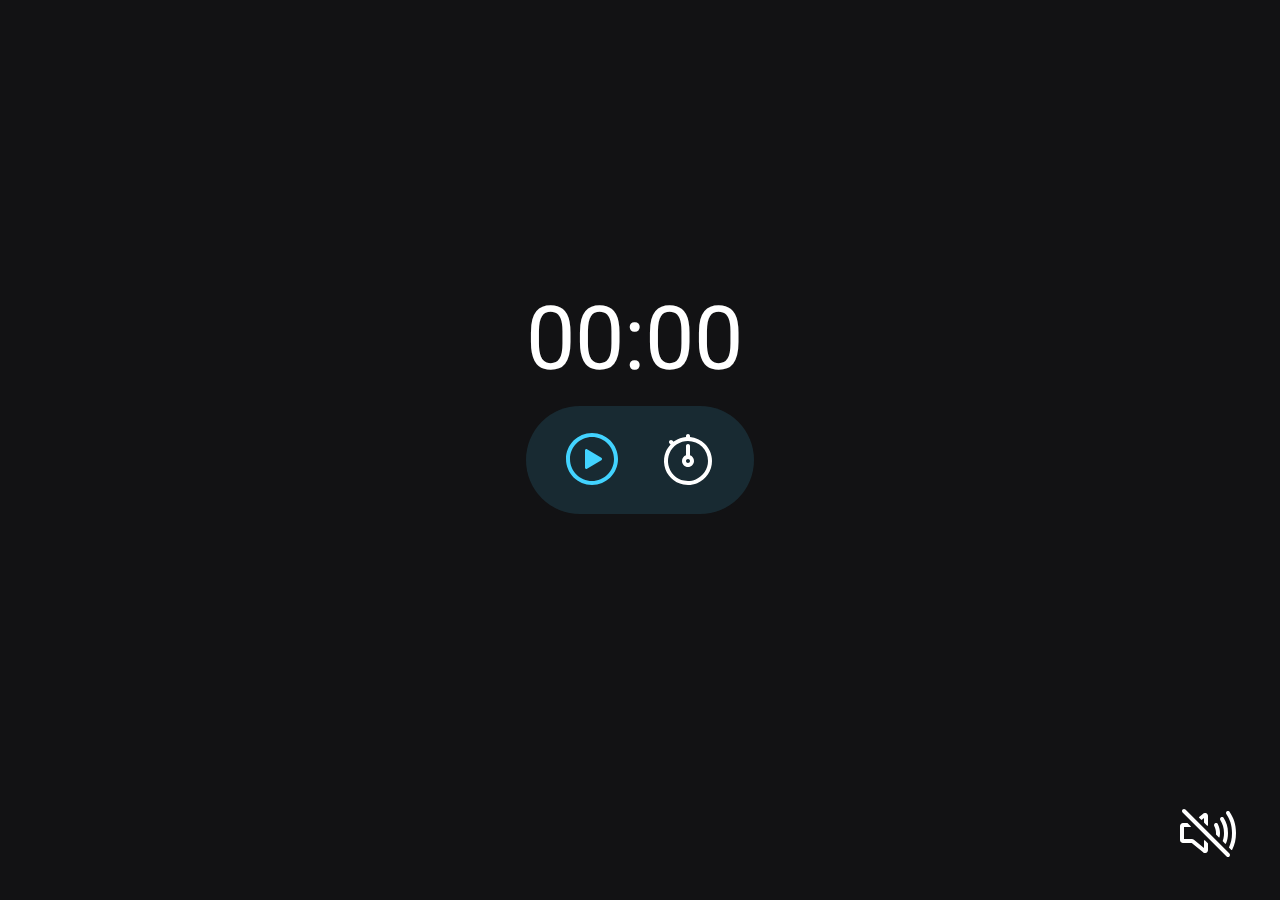
<file: FocusTimer/index.html>
<!DOCTYPE html>
<html lang="pt-br">

<head>
    <link rel="preconnect" href="https://fonts.googleapis.com">
    <link rel="preconnect" href="https://fonts.gstatic.com" crossorigin>
    <meta charset="UTF-8">
    <meta name="viewport" content="width=device-width, initial-scale=1.0">
    <meta name="description" content="Temporizador estilo pomodoro">
    <title>FocusTimer - Pomodoro</title>

    <link href="https://fonts.googleapis.com/css2?family=Roboto:wght@700&display=swap" rel="stylesheet">
    <link rel="stylesheet" href="style.css">
</head>

<body>
    <main>
        <div id="timer">
            <span class="minutes">00</span>
            <span>:</span>
            <span class="seconds">00</span>
        </div>
        <div id="controls">
            <button class="play">
                <svg width="64" height="64" viewBox="0 0 64 64" fill="none" xmlns="http://www.w3.org/2000/svg">
                    <path fill-rule="evenodd" clip-rule="evenodd"
                        d="M6 32C6 17.6454 17.6454 6 32 6C46.3546 6 58 17.6454 58 32C58 46.3546 46.3546 58 32 58C17.6454 58 6 46.3546 6 32ZM32 10C19.8546 10 10 19.8546 10 32C10 44.1454 19.8546 54 32 54C44.1454 54 54 44.1454 54 32C54 19.8546 44.1454 10 32 10Z"
                        fill="#42D3FF" />
                    <path
                        d="M27.04 41.805L41.3462 33.1625C41.5457 33.041 41.7105 32.8703 41.8248 32.6667C41.9392 32.4631 41.9993 32.2335 41.9993 32C41.9993 31.7665 41.9392 31.5369 41.8248 31.3333C41.7105 31.1297 41.5457 30.959 41.3462 30.8375L27.04 22.195C26.8349 22.0721 26.6009 22.0061 26.3619 22.0035C26.1228 22.001 25.8874 22.062 25.6798 22.1805C25.4721 22.2989 25.2998 22.4705 25.1803 22.6775C25.0608 22.8846 24.9986 23.1197 25 23.3587V40.6413C24.9986 40.8803 25.0608 41.1154 25.1803 41.3225C25.2998 41.5295 25.4721 41.7011 25.6798 41.8195C25.8874 41.938 26.1228 41.999 26.3619 41.9965C26.6009 41.9939 26.8349 41.9279 27.04 41.805Z"
                        fill="#42D3FF" />
                </svg>

            </button>
            <button class="pause hide">
                <svg width="64" height="64" viewBox="0 0 64 64" fill="none" xmlns="http://www.w3.org/2000/svg">
                    <path fill-rule="evenodd" clip-rule="evenodd"
                        d="M6 32C6 17.6454 17.6454 6 32 6C46.3546 6 58 17.6454 58 32C58 46.3546 46.3546 58 32 58C17.6454 58 6 46.3546 6 32ZM32 10C19.8546 10 10 19.8546 10 32C10 44.1454 19.8546 54 32 54C44.1454 54 54 44.1454 54 32C54 19.8546 44.1454 10 32 10Z"
                        fill="#42D3FF" />
                    <path fill-rule="evenodd" clip-rule="evenodd"
                        d="M26 22C27.1046 22 28 22.8954 28 24V40C28 41.1046 27.1046 42 26 42C24.8954 42 24 41.1046 24 40V24C24 22.8954 24.8954 22 26 22Z"
                        fill="#42D3FF" />
                    <path fill-rule="evenodd" clip-rule="evenodd"
                        d="M38 22C39.1046 22 40 22.8954 40 24V40C40 41.1046 39.1046 42 38 42C36.8954 42 36 41.1046 36 40V24C36 22.8954 36.8954 22 38 22Z"
                        fill="#42D3FF" />
                </svg>

            </button>
            <button class="stop hide">
                <svg width="64" height="64" viewBox="0 0 64 64" fill="none" xmlns="http://www.w3.org/2000/svg">
                    <path fill-rule="evenodd" clip-rule="evenodd"
                        d="M6 32C6 17.6454 17.6454 6 32 6C46.3546 6 58 17.6454 58 32C58 46.3546 46.3546 58 32 58C17.6454 58 6 46.3546 6 32ZM32 10C19.8546 10 10 19.8546 10 32C10 44.1454 19.8546 54 32 54C44.1454 54 54 44.1454 54 32C54 19.8546 44.1454 10 32 10Z"
                        fill="white" />
                    <path
                        d="M38.8 42H25.2C24.3515 41.9993 23.538 41.662 22.938 41.062C22.338 40.462 22.0007 39.6485 22 38.8V25.2C22.0007 24.3515 22.338 23.538 22.938 22.938C23.538 22.338 24.3515 22.0007 25.2 22H38.8C39.6485 22.0007 40.462 22.338 41.062 22.938C41.662 23.538 41.9993 24.3515 42 25.2V38.8C41.9993 39.6485 41.662 40.462 41.062 41.062C40.462 41.662 39.6485 41.9993 38.8 42Z"
                        fill="white" />
                </svg>

            </button>
            <button class="set">
                <svg width="64" height="64" viewBox="0 0 64 64" fill="none" xmlns="http://www.w3.org/2000/svg">
                    <path fill-rule="evenodd" clip-rule="evenodd"
                        d="M32 7C33.1046 7 34 7.89543 34 9V10.0834C39.6327 10.5542 44.9435 13.0024 48.9706 17.0294C53.4715 21.5303 56 27.6348 56 34C56 38.7468 54.5924 43.3869 51.9553 47.3337C49.3181 51.2805 45.5698 54.3566 41.1844 56.1731C36.799 57.9896 31.9734 58.4649 27.3179 57.5389C22.6623 56.6128 18.3859 54.327 15.0295 50.9706C11.673 47.6141 9.38722 43.3377 8.46117 38.6822C7.53513 34.0266 8.01041 29.201 9.82691 24.8156C10.9634 22.0719 12.5929 19.5776 14.6203 17.4487L13.5858 16.4142C12.8048 15.6332 12.8048 14.3668 13.5858 13.5858C14.3669 12.8047 15.6332 12.8047 16.4142 13.5858L17.6163 14.7878C17.959 14.5313 18.3091 14.2834 18.6663 14.0447C22.0566 11.7794 25.9584 10.4214 30 10.0835V9C30 7.89543 30.8954 7 32 7ZM32 14C28.0444 14 24.1776 15.173 20.8886 17.3706C17.5996 19.5682 15.0362 22.6918 13.5224 26.3463C12.0087 30.0009 11.6126 34.0222 12.3843 37.9018C13.156 41.7814 15.0608 45.3451 17.8579 48.1421C20.6549 50.9392 24.2186 52.844 28.0982 53.6157C31.9778 54.3874 35.9992 53.9913 39.6537 52.4776C43.3082 50.9638 46.4318 48.4004 48.6294 45.1114C50.827 41.8224 52 37.9556 52 34C52 28.6957 49.8929 23.6086 46.1422 19.8579C42.3914 16.1071 37.3043 14 32 14ZM32 17C33.1046 17 34 17.8954 34 19V28.3414C36.3304 29.1651 38 31.3876 38 34C38 37.3137 35.3137 40 32 40C28.6863 40 26 37.3137 26 34C26 31.3876 27.6696 29.1651 30 28.3414V19C30 17.8954 30.8954 17 32 17ZM32 32C30.8954 32 30 32.8954 30 34C30 35.1046 30.8954 36 32 36C33.1046 36 34 35.1046 34 34C34 32.8954 33.1046 32 32 32Z"
                        fill="white" />
                </svg>

            </button>
        </div>
    </main>
    <footer>
        <button class="sound-on hide">
            <svg width="64" height="64" viewBox="0 0 64 64" fill="none" xmlns="http://www.w3.org/2000/svg">
                <path fill-rule="evenodd" clip-rule="evenodd"
                    d="M32.7502 12.0104C33.3025 11.9643 33.8569 12.072 34.3517 12.3218C34.8466 12.5715 35.2625 12.9535 35.5535 13.4253C35.8444 13.8971 35.999 14.4402 36 14.9945L36 14.9982V48.9982L36 49.0018C35.999 49.5561 35.8444 50.0993 35.5535 50.5711C35.2625 51.0429 34.8465 51.4248 34.3517 51.6746C33.8569 51.9243 33.3025 52.0321 32.7502 51.9859C32.1978 51.9398 31.669 51.7415 31.2225 51.4131C31.1946 51.3926 31.1673 51.3713 31.1405 51.3494L19.7189 41.9981C19.7172 41.9981 19.7154 41.9982 19.7137 41.9982C19.7112 41.9982 19.7087 41.9982 19.7063 41.9982H11C10.2044 41.9982 9.44129 41.6821 8.87868 41.1195C8.31607 40.5569 8 39.7938 8 38.9982V24.9982C8 24.2025 8.31607 23.4395 8.87868 22.8769C9.44129 22.3142 10.2044 21.9982 11 21.9982H19.719L31.1405 12.6469C31.1673 12.625 31.1946 12.6038 31.2225 12.5833C31.669 12.2549 32.1978 12.0566 32.7502 12.0104ZM32 17.1129L22.2504 25.0952C21.548 25.6829 20.66 26.0029 19.744 25.9982H12V37.9982H19.6996C20.6203 37.993 21.5147 38.3063 22.2309 38.8852C22.2342 38.8878 22.2375 38.8905 22.2407 38.8932L32 46.8835V17.1129Z"
                    fill="#42D3FF" />
                <path fill-rule="evenodd" clip-rule="evenodd"
                    d="M43.0911 22.2185C44.075 21.7165 45.2795 22.1071 45.7815 23.0911C47.1523 25.7777 48 28.6985 48 32C48 35.2688 47.1159 38.2499 45.7876 40.897C45.2922 41.8842 44.0902 42.283 43.103 41.7876C42.1158 41.2922 41.717 40.0902 42.2124 39.103C43.3191 36.8976 44 34.5287 44 32C44 29.424 43.3477 27.1223 42.2185 24.9089C41.7165 23.925 42.1072 22.7205 43.0911 22.2185Z"
                    fill="#42D3FF" />
                <path fill-rule="evenodd" clip-rule="evenodd"
                    d="M48.9926 16.2723C49.9468 15.7159 51.1714 16.0384 51.7277 16.9926C54.3508 21.4912 56 25.5505 56 32C56 38.4594 54.279 42.5547 51.7354 46.9943C51.1862 47.9527 49.9642 48.2845 49.0057 47.7354C48.0473 47.1862 47.7155 45.9641 48.2646 45.0057C50.591 40.9453 52 37.5406 52 32C52 26.4495 50.6492 23.0838 48.2723 19.0074C47.7159 18.0532 48.0384 16.8286 48.9926 16.2723Z"
                    fill="#42D3FF" />
            </svg>
        </button>
        <button class="sound-off">
            <svg width="64" height="64" viewBox="0 0 64 64" fill="none" xmlns="http://www.w3.org/2000/svg">
                <path fill-rule="evenodd" clip-rule="evenodd"
                    d="M6.58579 8.58579C7.36683 7.80474 8.63317 7.80474 9.41421 8.58579L53.4142 52.5858C54.1953 53.3668 54.1953 54.6332 53.4142 55.4142C52.6332 56.1953 51.3668 56.1953 50.5858 55.4142L6.58579 11.4142C5.80474 10.6332 5.80474 9.36683 6.58579 8.58579Z"
                    fill="white" />
                <path
                    d="M28 17.115V21.34C28.0002 21.4722 28.0528 21.599 28.1462 21.6925L31.1462 24.6925C31.2161 24.7624 31.3051 24.8101 31.402 24.8295C31.499 24.8488 31.5995 24.839 31.6908 24.8013C31.7822 24.7636 31.8603 24.6996 31.9153 24.6175C31.9704 24.5354 31.9998 24.4388 32 24.34V15.0713C32.0056 14.5179 31.8613 13.9734 31.5825 13.4954C31.3036 13.0174 30.9007 12.6238 30.4163 12.3562C29.917 12.0875 29.3517 11.9664 28.7862 12.0069C28.2207 12.0474 27.6783 12.2479 27.2225 12.585C27.1939 12.6048 27.1664 12.6261 27.14 12.6488L23.1475 15.9175C23.0936 15.9618 23.0495 16.0169 23.0181 16.0792C22.9868 16.1415 22.9688 16.2098 22.9654 16.2795C22.962 16.3492 22.9732 16.4188 22.9983 16.4839C23.0234 16.549 23.0619 16.6082 23.1112 16.6575L25.2425 18.79C25.3304 18.8778 25.4478 18.9298 25.5718 18.9358C25.6959 18.9418 25.8178 18.9014 25.9137 18.8225L28 17.115Z"
                    fill="white" />
                <path
                    d="M28 46.885L18.2412 38.895C17.5248 38.3131 16.6292 37.9969 15.7063 38H8V26H14.34C14.4388 25.9998 14.5354 25.9704 14.6175 25.9153C14.6996 25.8603 14.7636 25.7822 14.8013 25.6908C14.839 25.5995 14.8488 25.499 14.8295 25.402C14.8101 25.3051 14.7624 25.2161 14.6925 25.1462L11.6925 22.1462C11.599 22.0528 11.4722 22.0002 11.34 22H7C6.20435 22 5.44129 22.3161 4.87868 22.8787C4.31607 23.4413 4 24.2043 4 25V39C4 39.7956 4.31607 40.5587 4.87868 41.1213C5.44129 41.6839 6.20435 42 7 42H15.72L27.14 51.35C27.1664 51.3726 27.1939 51.3939 27.2225 51.4137C27.684 51.7554 28.2341 51.957 28.8071 51.9944C29.38 52.0319 29.9517 51.9036 30.4538 51.625C30.9283 51.3547 31.322 50.9624 31.5939 50.4888C31.8658 50.0151 32.006 49.4774 32 48.9313V42.66C31.9998 42.5278 31.9472 42.401 31.8538 42.3075L28.8538 39.3075C28.7839 39.2376 28.6949 39.1899 28.598 39.1705C28.501 39.1512 28.4005 39.161 28.3092 39.1987C28.2178 39.2364 28.1397 39.3004 28.0847 39.3825C28.0296 39.4646 28.0002 39.5612 28 39.66V46.885Z"
                    fill="white" />
                <path
                    d="M44 32C44 28.93 43.2738 26.015 41.7812 23.0912C41.5346 22.6288 41.1163 22.2816 40.6163 22.1244C40.1162 21.9673 39.5745 22.0126 39.1076 22.2508C38.6407 22.489 38.286 22.901 38.1198 23.3981C37.9535 23.8951 37.9891 24.4376 38.2188 24.9088C39.4175 27.2575 40 29.5775 40 32C40 32.3333 39.9871 32.6721 39.9613 33.0163C39.9506 33.1597 39.9709 33.3037 40.021 33.4385C40.071 33.5733 40.1496 33.6958 40.2513 33.7975L42.7088 36.2562C42.7724 36.3202 42.8521 36.3657 42.9395 36.388C43.0269 36.4103 43.1187 36.4086 43.2052 36.383C43.2917 36.3573 43.3696 36.3088 43.4308 36.2425C43.4919 36.1762 43.534 36.0945 43.5525 36.0062C43.8483 34.6913 43.9983 33.3478 44 32Z"
                    fill="white" />
                <path
                    d="M52 32C52 25.6012 50.365 21.5137 47.7275 16.9925C47.4566 16.5417 47.0191 16.2158 46.5097 16.0852C46.0003 15.9547 45.4599 16.0301 45.0056 16.295C44.5513 16.5599 44.2197 16.9931 44.0825 17.5008C43.9453 18.0085 44.0135 18.5498 44.2725 19.0075C46.6338 23.055 48 26.4788 48 32C48 34.9787 47.5887 37.36 46.8288 39.5812C46.7677 39.7583 46.7575 39.949 46.7995 40.1315C46.8415 40.3141 46.9339 40.4812 47.0662 40.6138L49.1625 42.7088C49.2204 42.7669 49.2917 42.8099 49.3702 42.8339C49.4486 42.858 49.5318 42.8623 49.6123 42.8466C49.6929 42.831 49.7683 42.7957 49.832 42.744C49.8957 42.6922 49.9456 42.6256 49.9775 42.55C51.2612 39.485 52 36.2388 52 32Z"
                    fill="white" />
                <path
                    d="M60 32C60 22.7175 57.4762 16.8612 53.6862 10.9238C53.4008 10.4762 52.9493 10.1604 52.431 10.0457C51.9127 9.9311 51.3701 10.0271 50.9225 10.3125C50.4749 10.5979 50.1591 11.0495 50.0445 11.5678C49.9299 12.0861 50.0258 12.6287 50.3112 13.0763C53.7275 18.4225 56 23.6875 56 32C56 37.9312 54.8875 42.265 53.0513 46.125C53.0066 46.2181 52.9919 46.3228 53.0091 46.4247C53.0263 46.5265 53.0747 46.6205 53.1475 46.6937L55.375 48.9238C55.4307 48.9798 55.4989 49.0219 55.5739 49.0465C55.649 49.0711 55.7288 49.0776 55.8069 49.0654C55.8849 49.0532 55.959 49.0226 56.023 48.9763C56.087 48.93 56.1391 48.8691 56.175 48.7988C58.86 43.5275 60 38.375 60 32Z"
                    fill="white" />
            </svg>
        </button>
    </footer>

    <script src="js/index.js" type="module"> </script>
</body>

</html>
</file>
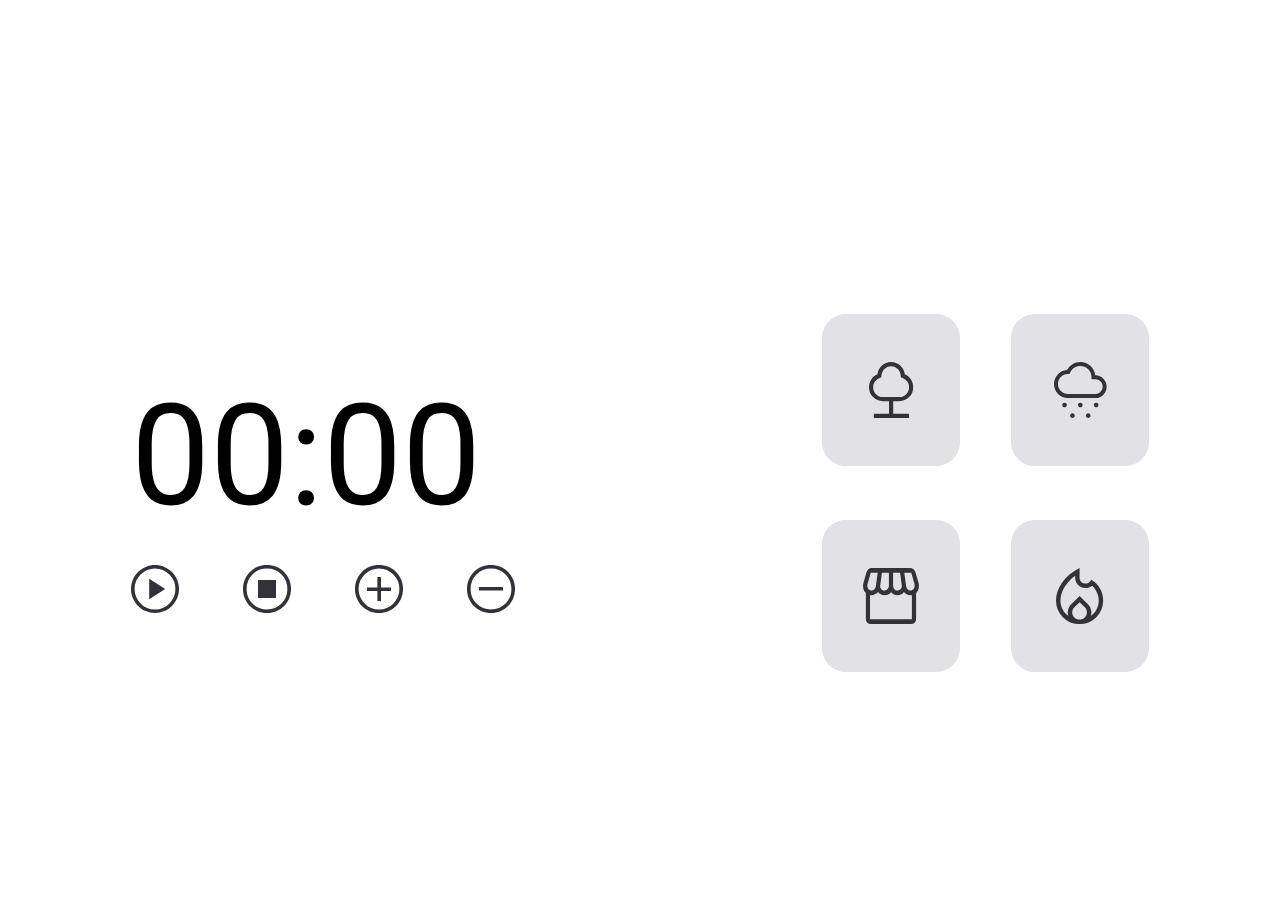
<file: FocusTimer2/index.html>
<!DOCTYPE html>
<html lang="pt-br">

<head>
  <link rel="preconnect" href="https://fonts.googleapis.com">
  <link rel="preconnect" href="https://fonts.gstatic.com" crossorigin>
  <meta charset="UTF-8">
  <meta name="viewport" content="width=device-width, initial-scale=1.0">
  <title>Focus Timer 2</title>
  <link href="https://fonts.googleapis.com/css2?family=Roboto:wght@700&display=swap" rel="stylesheet">
  <link rel="stylesheet" href="style.css">
</head>

<body>
  <main>
    <div class="timer">
      <span class="minutes">00</span>
      <span>:</span>
      <span class="seconds">00</span>
    </div>
    <div id="controls">
      <button class="play">
        <svg width="48" height="48" viewBox="0 0 48 48" fill="none" xmlns="http://www.w3.org/2000/svg">
          <path
            d="M18.18 34.2L34.2 24L18.18 13.8V34.2ZM24 48C20.72 48 17.62 47.37 14.7 46.11C11.78 44.85 9.23 43.13 7.05 40.95C4.87 38.77 3.15 36.22 1.89 33.3C0.63 30.38 0 27.28 0 24C0 20.72 0.63 17.62 1.89 14.7C3.15 11.78 4.87 9.23 7.05 7.05C9.23 4.87 11.78 3.15 14.7 1.89C17.62 0.63 20.72 0 24 0C27.28 0 30.38 0.63 33.3 1.89C36.22 3.15 38.77 4.87 40.95 7.05C43.13 9.23 44.85 11.78 46.11 14.7C47.37 17.62 48 20.72 48 24C48 27.28 47.37 30.38 46.11 33.3C44.85 36.22 43.13 38.77 40.95 40.95C38.77 43.13 36.22 44.85 33.3 46.11C30.38 47.37 27.28 48 24 48ZM24 44.4C29.6 44.4 34.4 42.4 38.4 38.4C42.4 34.4 44.4 29.6 44.4 24C44.4 18.4 42.4 13.6 38.4 9.6C34.4 5.6 29.6 3.6 24 3.6C18.4 3.6 13.6 5.6 9.6 9.6C5.6 13.6 3.6 18.4 3.6 24C3.6 29.6 5.6 34.4 9.6 38.4C13.6 42.4 18.4 44.4 24 44.4Z"
            fill="#323238" />
        </svg>

      </button>
      <button class="stop">
        <svg width="48" height="48" viewBox="0 0 48 48" fill="none" xmlns="http://www.w3.org/2000/svg">
          <path
            d="M24 48C20.6 48 17.44 47.39 14.52 46.17C11.6 44.95 9.06 43.26 6.9 41.1C4.74 38.94 3.05 36.4 1.83 33.48C0.61 30.56 0 27.4 0 24C0 20.64 0.61 17.5 1.83 14.58C3.05 11.66 4.74 9.12 6.9 6.96C9.06 4.8 11.6 3.1 14.52 1.86C17.44 0.62 20.6 0 24 0C27.36 0 30.5 0.62 33.42 1.86C36.34 3.1 38.88 4.8 41.04 6.96C43.2 9.12 44.9 11.66 46.14 14.58C47.38 17.5 48 20.64 48 24C48 27.4 47.38 30.56 46.14 33.48C44.9 36.4 43.2 38.94 41.04 41.1C38.88 43.26 36.34 44.95 33.42 46.17C30.5 47.39 27.36 48 24 48ZM24 44.4C29.8 44.4 34.65 42.45 38.55 38.55C42.45 34.65 44.4 29.8 44.4 24C44.4 18.2 42.45 13.35 38.55 9.45C34.65 5.55 29.8 3.6 24 3.6C18.2 3.6 13.35 5.55 9.45 9.45C5.55 13.35 3.6 18.2 3.6 24C3.6 29.8 5.55 34.65 9.45 38.55C13.35 42.45 18.2 44.4 24 44.4ZM15 33H33V15H15V33Z"
            fill="#323238" />
        </svg>

      </button>

      <button class="plus">
        <svg width="48" height="48" viewBox="0 0 48 48" fill="none" xmlns="http://www.w3.org/2000/svg">
          <path d="M22.38 36H25.98V26.04H36V22.44H25.98V12H22.38V22.44H12V26.04H22.38V36ZM24 48C20.6 48 17.44 47.39 14.52 46.17C11.6 44.95 9.06 43.26 6.9 41.1C4.74 38.94 3.05 36.4 1.83 33.48C0.61 30.56 0 27.4 0 24C0 20.64 0.61 17.5 1.83 14.58C3.05 11.66 4.74 9.12 6.9 6.96C9.06 4.8 11.6 3.1 14.52 1.86C17.44 0.62 20.6 0 24 0C27.36 0 30.5 0.62 33.42 1.86C36.34 3.1 38.88 4.8 41.04 6.96C43.2 9.12 44.9 11.66 46.14 14.58C47.38 17.5 48 20.64 48 24C48 27.4 47.38 30.56 46.14 33.48C44.9 36.4 43.2 38.94 41.04 41.1C38.88 43.26 36.34 44.95 33.42 46.17C30.5 47.39 27.36 48 24 48ZM24 44.4C29.6 44.4 34.4 42.4 38.4 38.4C42.4 34.4 44.4 29.6 44.4 24C44.4 18.4 42.4 13.6 38.4 9.6C34.4 5.6 29.6 3.6 24 3.6C18.4 3.6 13.6 5.6 9.6 9.6C5.6 13.6 3.6 18.4 3.6 24C3.6 29.6 5.6 34.4 9.6 38.4C13.6 42.4 18.4 44.4 24 44.4Z" fill="#323238"/>
          </svg>
          
      </button>

      <button class="less">
        <svg width="48" height="48" viewBox="0 0 48 48" fill="none" xmlns="http://www.w3.org/2000/svg">
          <path d="M12 25.62H36V22.02H12V25.62ZM24 48C20.6 48 17.44 47.39 14.52 46.17C11.6 44.95 9.06 43.26 6.9 41.1C4.74 38.94 3.05 36.4 1.83 33.48C0.61 30.56 0 27.4 0 24C0 20.64 0.61 17.5 1.83 14.58C3.05 11.66 4.74 9.12 6.9 6.96C9.06 4.8 11.6 3.1 14.52 1.86C17.44 0.62 20.6 0 24 0C27.36 0 30.5 0.62 33.42 1.86C36.34 3.1 38.88 4.8 41.04 6.96C43.2 9.12 44.9 11.66 46.14 14.58C47.38 17.5 48 20.64 48 24C48 27.4 47.38 30.56 46.14 33.48C44.9 36.4 43.2 38.94 41.04 41.1C38.88 43.26 36.34 44.95 33.42 46.17C30.5 47.39 27.36 48 24 48ZM24 44.4C29.8 44.4 34.65 42.45 38.55 38.55C42.45 34.65 44.4 29.8 44.4 24C44.4 18.2 42.45 13.35 38.55 9.45C34.65 5.55 29.8 3.6 24 3.6C18.2 3.6 13.35 5.55 9.45 9.45C5.55 13.35 3.6 18.2 3.6 24C3.6 29.8 5.55 34.65 9.45 38.55C13.35 42.45 18.2 44.4 24 44.4Z" fill="#323238"/>
          </svg>
          
      </button>
    </div>
  </main>
  <div class="cards">
    <button class="forrest">
      <svg width="138" height="152" viewBox="0 0 138 152" fill="none" xmlns="http://www.w3.org/2000/svg">
        <path d="M0 24C0 10.7452 10.7452 0 24 0H114C127.255 0 138 10.7452 138 24V128C138 141.255 127.255 152 114 152H24C10.7452 152 0 141.255 0 128V24Z" fill="#E1E1E6"/>
        <path d="M51.8355 104V99.8H67.0329V87.2H60.8158C56.9934 87.2 53.7352 85.835 51.0411 83.105C48.347 80.375 47 77.0733 47 73.2C47 70.4 47.7599 67.8217 49.2796 65.465C50.7993 63.1083 52.8487 61.3933 55.4276 60.32C55.8421 56.82 57.3503 53.8917 59.9523 51.535C62.5543 49.1783 65.6053 48 69.1053 48C72.6053 48 75.6562 49.1783 78.2582 51.535C80.8602 53.8917 82.3684 56.82 82.7829 60.32C85.3618 61.3933 87.4112 63.1083 88.9309 65.465C90.4507 67.8217 91.2105 70.4 91.2105 73.2C91.2105 77.0733 89.8635 80.375 87.1694 83.105C84.4753 85.835 81.2171 87.2 77.3947 87.2H71.1776V99.8H87.0658V104H51.8355ZM60.8158 83H77.3947C80.0658 83 82.3454 82.0433 84.2336 80.13C86.1217 78.2167 87.0658 75.9067 87.0658 73.2C87.0658 71.24 86.5132 69.455 85.4079 67.845C84.3026 66.235 82.875 65.0333 81.125 64.24L78.9145 63.26L78.6382 60.81C78.3158 58.3367 77.2566 56.2833 75.4605 54.65C73.6645 53.0167 71.5461 52.2 69.1053 52.2C66.6645 52.2 64.5461 53.0167 62.75 54.65C60.9539 56.2833 59.8947 58.3367 59.5724 60.81L59.2961 63.26L57.0855 64.24C55.3355 65.0333 53.9079 66.235 52.8026 67.845C51.6974 69.455 51.1447 71.24 51.1447 73.2C51.1447 75.9067 52.0888 78.2167 53.977 80.13C55.8651 82.0433 58.1447 83 60.8158 83Z" fill="#323238"/>
        </svg>
        
    </button>

    <button class="rain">
      <svg width="138" height="152" viewBox="0 0 138 152" fill="none" xmlns="http://www.w3.org/2000/svg">
        <path d="M0 24C0 10.7452 10.7452 0 24 0H114C127.255 0 138 10.7452 138 24V128C138 141.255 127.255 152 114 152H24C10.7452 152 0 141.255 0 128V24Z" fill="#E1E1E6"/>
        <path d="M53.5263 93.3333C52.9123 93.3333 52.375 93.1 51.9145 92.6333C51.4539 92.1667 51.2237 91.6222 51.2237 91C51.2237 90.3778 51.4539 89.8333 51.9145 89.3667C52.375 88.9 52.9123 88.6667 53.5263 88.6667C54.1404 88.6667 54.6776 88.9 55.1382 89.3667C55.5987 89.8333 55.8289 90.3778 55.8289 91C55.8289 91.6222 55.5987 92.1667 55.1382 92.6333C54.6776 93.1 54.1404 93.3333 53.5263 93.3333ZM85.1053 93.3333C84.4912 93.3333 83.9539 93.1 83.4934 92.6333C83.0329 92.1667 82.8026 91.6222 82.8026 91C82.8026 90.3778 83.0329 89.8333 83.4934 89.3667C83.9539 88.9 84.4912 88.6667 85.1053 88.6667C85.7193 88.6667 86.2566 88.9 86.7171 89.3667C87.1776 89.8333 87.4079 90.3778 87.4079 91C87.4079 91.6222 87.1776 92.1667 86.7171 92.6333C86.2566 93.1 85.7193 93.3333 85.1053 93.3333ZM61.4211 104C60.807 104 60.2697 103.767 59.8092 103.3C59.3487 102.833 59.1184 102.289 59.1184 101.667C59.1184 101.044 59.3487 100.5 59.8092 100.033C60.2697 99.5667 60.807 99.3333 61.4211 99.3333C62.0351 99.3333 62.5724 99.5667 63.0329 100.033C63.4934 100.5 63.7237 101.044 63.7237 101.667C63.7237 102.289 63.4934 102.833 63.0329 103.3C62.5724 103.767 62.0351 104 61.4211 104ZM69.3158 93.3333C68.7018 93.3333 68.1645 93.1 67.7039 92.6333C67.2434 92.1667 67.0132 91.6222 67.0132 91C67.0132 90.3778 67.2434 89.8333 67.7039 89.3667C68.1645 88.9 68.7018 88.6667 69.3158 88.6667C69.9298 88.6667 70.4671 88.9 70.9276 89.3667C71.3882 89.8333 71.6184 90.3778 71.6184 91C71.6184 91.6222 71.3882 92.1667 70.9276 92.6333C70.4671 93.1 69.9298 93.3333 69.3158 93.3333ZM77.2105 104C76.5965 104 76.0592 103.767 75.5987 103.3C75.1382 102.833 74.9079 102.289 74.9079 101.667C74.9079 101.044 75.1382 100.5 75.5987 100.033C76.0592 99.5667 76.5965 99.3333 77.2105 99.3333C77.8246 99.3333 78.3618 99.5667 78.8224 100.033C79.2829 100.5 79.5132 101.044 79.5132 101.667C79.5132 102.289 79.2829 102.833 78.8224 103.3C78.3618 103.767 77.8246 104 77.2105 104ZM56.8158 84C53 84 49.7434 82.6333 47.0461 79.9C44.3487 77.1667 43 73.8667 43 70C43 66.4889 44.239 63.3556 46.7171 60.6C49.1952 57.8444 52.2763 56.3333 55.9605 56.0667C57.364 53.5778 59.2171 51.6111 61.5197 50.1667C63.8224 48.7222 66.4211 48 69.3158 48C73.307 48 76.6513 49.2778 79.3487 51.8333C82.0461 54.3889 83.7018 57.5556 84.3158 61.3333C87.7807 61.5111 90.5329 62.7 92.5724 64.9C94.6118 67.1 95.6316 69.6889 95.6316 72.6667C95.6316 75.7778 94.5461 78.4444 92.375 80.6667C90.2039 82.8889 87.5614 84 84.4474 84H56.8158ZM56.8158 80H84.4474C86.4649 80 88.1754 79.2778 89.5789 77.8333C90.9825 76.3889 91.6842 74.6444 91.6842 72.6C91.6842 70.6 90.9825 68.8889 89.5789 67.4667C88.1754 66.0444 86.4649 65.3333 84.4474 65.3333H80.5V63.3333C80.5 60.1778 79.4145 57.5 77.2434 55.3C75.0724 53.1 72.4298 52 69.3158 52C67.0789 52 65.0285 52.6111 63.1645 53.8333C61.3004 55.0556 59.9298 56.7111 59.0526 58.8L58.5263 60H56.6842C53.9649 60.0889 51.6623 61.1 49.7763 63.0333C47.8904 64.9667 46.9474 67.2889 46.9474 70C46.9474 72.7556 47.9123 75.1111 49.8421 77.0667C51.7719 79.0222 54.0965 80 56.8158 80Z" fill="#323238"/>
        </svg>
        
    </button>

    <button class="coffee">
      <svg width="138" height="152" viewBox="0 0 138 152" fill="none" xmlns="http://www.w3.org/2000/svg">
        <path d="M0 24C0 10.7452 10.7452 0 24 0H114C127.255 0 138 10.7452 138 24V128C138 141.255 127.255 152 114 152H24C10.7452 152 0 141.255 0 128V24Z" fill="#E1E1E6"/>
        <path d="M94.0812 72.9667V99.3333C94.0812 100.578 93.6633 101.667 92.8274 102.6C91.9916 103.533 91.0164 104 89.9019 104H48.0387C46.9242 104 45.949 103.533 45.1132 102.6C44.2773 101.667 43.8594 100.578 43.8594 99.3333V72.9667C42.5591 71.7222 41.7 70.1926 41.2821 68.3778C40.8642 66.563 40.9106 64.7481 41.4214 62.9333L44.4166 52.4333C44.7881 51.0333 45.4382 49.9444 46.367 49.1667C47.2957 48.3889 48.3638 48 49.5712 48H88.0908C89.3911 48 90.5288 48.4019 91.504 49.2056C92.4792 50.0093 93.1525 51.0852 93.524 52.4333L96.5889 62.9333C97.0997 64.7481 97.1345 66.563 96.6933 68.3778C96.2522 70.1926 95.3815 71.7222 94.0812 72.9667ZM75.2742 70.5556C76.6208 70.5556 77.7586 70.063 78.6873 69.0778C79.6161 68.0926 79.9875 66.9 79.8018 65.5L78.0604 52.6667H71.0948V65.5C71.0948 66.8481 71.4895 68.0278 72.279 69.0389C73.0684 70.05 74.0668 70.5556 75.2742 70.5556ZM62.2485 70.5556C63.5488 70.5556 64.6516 70.063 65.5572 69.0778C66.4627 68.0926 66.9155 66.9 66.9155 65.5V52.6667H59.9499L58.2085 65.5C58.0227 66.8481 58.3478 68.0278 59.1837 69.0389C60.0195 70.05 61.0412 70.5556 62.2485 70.5556ZM49.5712 70.5556C50.6856 70.5556 51.6492 70.1278 52.4619 69.2722C53.2745 68.4167 53.7505 67.3667 53.8898 66.1222L55.7009 52.6667H48.7353L45.5311 64.0222C45.0667 65.6296 45.2525 67.1204 46.0884 68.4944C46.9242 69.8685 48.0852 70.5556 49.5712 70.5556ZM88.3695 70.5556C89.8555 70.5556 91.028 69.8815 91.8871 68.5333C92.7462 67.1852 92.9435 65.6815 92.4792 64.0222L89.275 52.6667H82.3094L84.1205 66.1222C84.2598 67.3667 84.7358 68.4167 85.5484 69.2722C86.3611 70.1278 87.3014 70.5556 88.3695 70.5556ZM48.0387 99.3333H89.9019V75.1444C89.9483 75.1963 89.7974 75.2222 89.4491 75.2222C89.1009 75.2222 88.741 75.2222 88.3695 75.2222C87.2085 75.2222 86.1057 74.95 85.0608 74.4056C84.016 73.8611 82.9827 73.0185 81.9611 71.8778C81.2181 72.9148 80.2894 73.7315 79.1749 74.3278C78.0604 74.9241 76.8298 75.2222 75.4831 75.2222C74.09 75.2222 72.8943 75.0019 71.8959 74.5611C70.8975 74.1204 69.9339 73.3815 69.0051 72.3444C68.3086 73.2778 67.4263 73.9907 66.3582 74.4833C65.2902 74.9759 64.0828 75.2222 62.7361 75.2222C61.2966 75.2222 60.0195 74.937 58.905 74.3667C57.7905 73.7963 56.8386 72.9667 56.0491 71.8778C54.9347 72.9667 53.8434 73.7963 52.7753 74.3667C51.7073 74.937 50.6392 75.2222 49.5712 75.2222C49.2461 75.2222 48.9326 75.2222 48.6308 75.2222C48.329 75.2222 48.1316 75.1963 48.0387 75.1444V99.3333ZM89.9019 99.3333H48.0387C48.1316 99.3333 48.329 99.3333 48.6308 99.3333C48.9326 99.3333 49.2461 99.3333 49.5712 99.3333C50.3606 99.3333 51.3009 99.3333 52.3922 99.3333C53.4835 99.3333 54.7025 99.3333 56.0491 99.3333C56.4671 99.3333 56.9315 99.3333 57.4423 99.3333C57.9531 99.3333 58.4987 99.3333 59.0792 99.3333C59.6596 99.3333 60.2517 99.3333 60.8554 99.3333C61.4591 99.3333 62.086 99.3333 62.7361 99.3333C63.2469 99.3333 63.781 99.3333 64.3382 99.3333C64.8954 99.3333 65.4527 99.3333 66.0099 99.3333C66.5672 99.3333 67.1012 99.3333 67.612 99.3333C68.1228 99.3333 68.5872 99.3333 69.0051 99.3333C70.0268 99.3333 71.0484 99.3333 72.07 99.3333C73.0916 99.3333 74.2293 99.3333 75.4831 99.3333C76.1333 99.3333 76.7718 99.3333 77.3987 99.3333C78.0256 99.3333 78.6176 99.3333 79.1749 99.3333C79.7321 99.3333 80.243 99.3333 80.7073 99.3333C81.1717 99.3333 81.5896 99.3333 81.9611 99.3333C83.0292 99.3333 84.0972 99.3333 85.1653 99.3333C86.2334 99.3333 87.3014 99.3333 88.3695 99.3333C88.741 99.3333 89.1009 99.3333 89.4491 99.3333C89.7974 99.3333 89.9483 99.3333 89.9019 99.3333Z" fill="#323238"/>
        </svg>
        
    </button>

    <button class="fire">
      <svg width="138" height="152" viewBox="0 0 138 152" fill="none" xmlns="http://www.w3.org/2000/svg">
        <path d="M0 24C0 10.7452 10.7452 0 24 0H114C127.255 0 138 10.7452 138 24V128C138 141.255 127.255 152 114 152H24C10.7452 152 0 141.255 0 128V24Z" fill="#E1E1E6"/>
        <path d="M49.4211 80.4211C49.4211 83.5158 50.1211 86.4263 51.5211 89.1526C52.9211 91.8789 54.8737 94.1509 57.3789 95.9684C57.1825 95.3789 57.0351 94.7772 56.9368 94.1632C56.8386 93.5491 56.7895 92.9474 56.7895 92.3579C56.7895 90.786 57.0842 89.3123 57.6737 87.9368C58.2632 86.5614 59.1228 85.3088 60.2526 84.1789L68.5789 76L76.9053 84.1789C78.0351 85.3088 78.8947 86.5614 79.4842 87.9368C80.0737 89.3123 80.3684 90.786 80.3684 92.3579C80.3684 92.9474 80.3193 93.5491 80.2211 94.1632C80.1228 94.7772 79.9754 95.3789 79.7789 95.9684C82.2842 94.1509 84.2368 91.8789 85.6368 89.1526C87.0368 86.4263 87.7368 83.5158 87.7368 80.4211C87.7368 77.7684 87.1719 75.1772 86.0421 72.6474C84.9123 70.1175 83.2912 67.7965 81.1789 65.6842C80.1474 66.4211 79.0667 66.9982 77.9368 67.4158C76.807 67.8333 75.6772 68.0421 74.5474 68.0421C71.5509 68.0421 69.0702 67.0228 67.1053 64.9842C65.1403 62.9456 64.1579 60.3789 64.1579 57.2842V55.8105C61.8982 57.4316 59.8596 59.2246 58.0421 61.1895C56.2246 63.1544 54.6772 65.2053 53.4 67.3421C52.1228 69.4789 51.1403 71.6649 50.4526 73.9C49.7649 76.1351 49.4211 78.3088 49.4211 80.4211ZM68.5789 82.1895L63.3474 87.3474C62.6596 88.0351 62.1316 88.7965 61.7632 89.6316C61.3947 90.4667 61.2105 91.3754 61.2105 92.3579C61.2105 94.3719 61.9228 96.0789 63.3474 97.4789C64.7719 98.8789 66.5158 99.5789 68.5789 99.5789C70.6421 99.5789 72.386 98.8789 73.8105 97.4789C75.2351 96.0789 75.9474 94.3719 75.9474 92.3579C75.9474 91.3754 75.7632 90.4667 75.3947 89.6316C75.0263 88.7965 74.4982 88.0351 73.8105 87.3474L68.5789 82.1895ZM68.5789 48V57.7263C68.5789 59.3965 69.1561 60.7965 70.3105 61.9263C71.4649 63.0561 72.8772 63.6211 74.5474 63.6211C75.4316 63.6211 76.2544 63.4368 77.0158 63.0684C77.7772 62.7 78.4526 62.1474 79.0421 61.4105L80.3684 59.7895C84.0035 61.8526 86.8772 64.7263 88.9895 68.4105C91.1017 72.0947 92.1579 76.0982 92.1579 80.4211C92.1579 87.0035 89.8737 92.5789 85.3053 97.1474C80.7368 101.716 75.1614 104 68.5789 104C61.9965 104 56.4211 101.716 51.8526 97.1474C47.2842 92.5789 45 87.0035 45 80.4211C45 74.1333 47.1123 68.0789 51.3368 62.2579C55.5614 56.4368 61.3088 51.6842 68.5789 48Z" fill="#323238"/>
        </svg>
        
    </button>
  </div>
  <script src="js/index.js" type="module"></script>
</body>

</html>
</file>
<file: FocusTimer/style.css>
* {
    margin: 0;
    padding: 0;
    box-sizing: border-box;
}

:root {
    --bg-color: #121214;
    --base-color: 194;
    --bg-primary-light: hsla(var(--base-color), 100%, 63%, 0.13);
    --primary-color: hsl(var(--base-color), 100%, 63%);
    --basic-color: #42D3FF;
    --text-color: #ffffff;

    font-size: 62.5%;
}

body {
    background-color: var(--bg-color);
    color: var(--text-color);

    font-family: 'Roboto', sans-serif;
    display: grid;
    min-height: 100vh;
}

main {
    align-self: end;
    justify-self: center;
}

button {
    background: transparent;
    border: none;

    cursor: pointer;

}

button svg {
    width: clamp(3.2rem, 2rem + 12vw, 6.4rem);

}

#timer {
    font-size: clamp(4rem, 4rem + 10vw, 8.8rem);

    display: flex;
    margin-bottom: 1.6rem;
}

.hide {
    display: none;
}

.play svg path,
.pause svg path,
.sound-on svg path {
    fill: var(--primary-color);
}

#controls {
    background-color: var(--bg-primary-light);
    display: flex;
    align-items: center;
    justify-content: center;
    gap: 3.2rem;

    border-radius: 9999px;

    width: clamp(10rem, 10rem + 30vw, 22.8rem);
    height: clamp(8rem, 5rem + 10vw, 10.8rem);
}

footer {
    align-self: end;
    justify-self: end;

    padding: 0 4rem 3.2rem 0;
}
</file>
<file: FocusTimer2/style.css>
* {
  margin: 0;
  padding: 0;
  box-sizing: border-box;
}

:root {
  --bg-color: #ffffff font-size: 62.5%;
}

body {
  background-color: var(--bg-color);

  font-family: 'Roboto', sans-serif;
  display: flex;
  justify-content: center;
  align-items: center;
  margin-top: 19.6rem;

}

main {
  margin-right: 19.2rem;
}

button {
  background: transparent;
  border: none;

  cursor: pointer;
  
}

/* button main svg {
  width: clamp(3.2rem, 2rem + 12vw, 4rem);

} */

.timer {
  font-size: clamp(4rem, 4rem + 10vw, 8.8rem);

  display: flex;
  margin-bottom: 1.7rem;
}

#controls {
  display: flex;
  align-items: center;
  justify-content: center;
  gap: 4rem;

 /*  border-radius: 9999px; */

  /* width: clamp(10rem, 10rem + 30vw, 22.8rem); */
  /* height: clamp(8rem, 5rem + 10vw, 10.8rem); */
}



.cards{
  display: grid;
  grid-template-columns: 1fr 1fr;

  gap: 3.2rem;
}

.cards button :hover {
  fill: #02799D;
}
</file>
